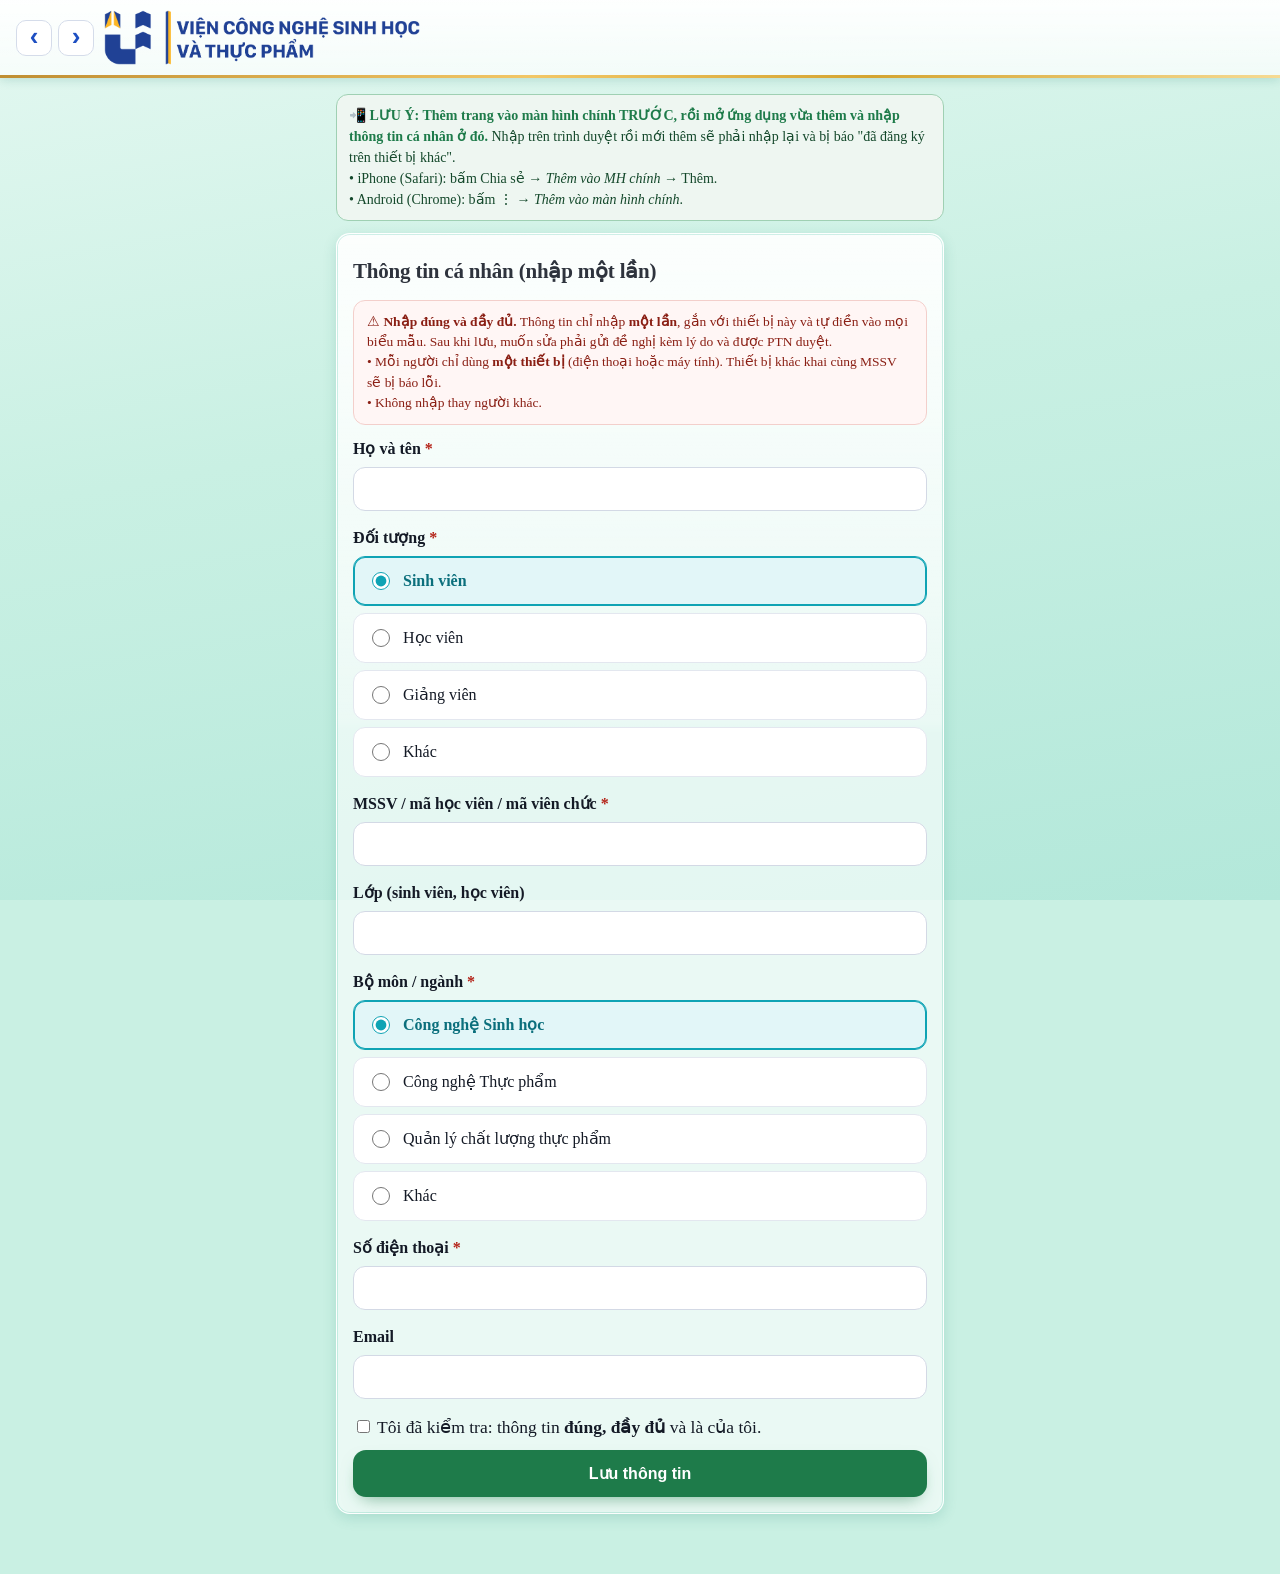
<file: index.html>
<!DOCTYPE html>
<html lang="vi"><head><meta charset="utf-8">
<meta name="viewport" content="width=device-width, initial-scale=1, viewport-fit=cover">
<title>PTN Viện CNSH&TP</title>
<link rel="manifest" href="manifest.webmanifest">
<meta name="theme-color" content="#1E4FC2">
<meta name="apple-mobile-web-app-capable" content="yes">
<meta name="mobile-web-app-capable" content="yes">
<meta name="apple-mobile-web-app-status-bar-style" content="default">
<meta name="apple-mobile-web-app-title" content="PTN Viện CNSH&TP">
<link rel="apple-touch-icon" href="apple-touch-icon.png">
<link rel="icon" type="image/png" sizes="192x192" href="icon-192.png">
<style>
:root{--b:#1E4FC2;--b2:#2A63DE;--ink:#2E333D;--gold:#D4A531;--gold2:#F2C766;--kim:linear-gradient(135deg,#6E7480 0%,#454A55 32%,#7C828E 52%,#4A4F5A 72%,#626874 100%);--vang:linear-gradient(135deg,#B8862B 0%,#F2C766 45%,#D4A531 70%,#F6DB94 100%);--g:#1E7B4A;--bg:#F3F5FA;--c:#fff;--t:#141A26;--m:#4B5468;--l:#E3E7EF;--r:#B42318;--f:"Times New Roman",Times,serif}
*{box-sizing:border-box}body{margin:0;font:400 17.5px/1.5 var(--f);background:var(--bg);color:var(--t);-webkit-font-smoothing:antialiased}
a{color:var(--b)}
header{background:rgba(255,255,255,.92);backdrop-filter:blur(8px);color:var(--b);padding:calc(10px + env(safe-area-inset-top)) 16px 10px;position:sticky;top:0;z-index:5;display:flex;align-items:center;gap:10px;border-bottom:3px solid transparent;border-image:var(--vang) 1}
header img{height:42px;width:auto;display:block;flex:none}header img.logo-ngang{width:316px;max-width:100%;height:auto;flex:0 1 auto;min-width:0}.brand{display:flex;flex-direction:column;line-height:1.25;flex:1;min-width:0}.brand span{font-size:10.5px;letter-spacing:.5px;text-transform:uppercase;color:var(--m)}.brand b{font-size:17px;color:var(--ink)}
header .lui{background:#fff;border:1px solid #D5DCEA;border-radius:10px;color:var(--b);font-size:26px;font-weight:700;line-height:1;width:36px;height:36px;padding:0 0 3px;cursor:pointer;flex:none;display:flex;align-items:center;justify-content:center}header .lui.tiep{margin-left:-4px}
header a.chuong{margin-left:auto;position:relative;background:#EEF3FE;color:#1C47B4;border:1px solid #CFDCF8;border-radius:10px;width:38px;height:38px;display:flex;align-items:center;justify-content:center;flex:none}header a.chuong b{position:absolute;top:-6px;right:-6px;min-width:18px;height:18px;padding:0 5px;border-radius:9px;background:#D93025;color:#fff;font:700 11px/18px sans-serif;text-align:center}header a.chuong:not(.hide)+a.home{margin-left:8px}.nhom-phong{display:flex;flex-wrap:wrap;gap:8px;margin:2px 0 8px}.np{padding:9px 14px;border:1px solid var(--l);border-radius:999px;background:#fff;font:700 15px/1.2 inherit;color:#1C3A8A;cursor:pointer}.np.on{background:#1C47B4;color:#fff;border-color:#1C47B4}.np-so{margin-left:6px;background:#D93025;color:#fff;border-radius:9px;padding:0 6px;font-size:11px}.np-so:empty{display:none}.khung{display:grid;grid-template-columns:repeat(auto-fill,minmax(130px,1fr));gap:8px;margin:4px 0 6px}.kg{padding:10px 8px;border:1px solid #B9E2C6;border-radius:12px;background:#F2FBF5;color:#17713A;font:700 14px/1.25 inherit;cursor:pointer;text-align:center}.kg small{display:block;font-weight:500;font-size:11.5px;margin-top:3px}.kg.chon{background:#1C47B4;border-color:#1C47B4;color:#fff}.kg:disabled{cursor:not-allowed}.kg-da_dk{background:#FDECEC;border-color:#F3CFCB;color:#A61B1B}.kg-qua,.kg-khoa{background:#F0F1F4;border-color:#DDE0E6;color:#8A919C}.kg-nhan{font-size:12px;color:#8A5A00;background:#FFF6DD;border-radius:8px;padding:1px 6px;margin-left:4px}input.khoa{background:#F0F1F4}.gio-lv{padding:11px 14px;margin-bottom:12px}.gio-lv .tag{display:inline-block;font-size:11.5px;margin-left:6px;padding:2px 9px;border-radius:999px;font-weight:700;vertical-align:1px}.gio-lv .t-ok{background:#E3F4E8;color:#17713A;border:1px solid #B9E2C6}.gio-lv .t-gray{background:#F0F1F4;color:#5B6270;border:1px solid #DDE0E6}.tbao{display:block;background:#fff;border:1px solid #E1E6F0;border-radius:12px;padding:11px 13px;margin-bottom:10px}.tbao.moi{border-left:4px solid #1C47B4;background:#F6F9FF}.tbao.qt{border-left:4px solid #D93025}.tbao h3{margin:0 0 4px;font-size:15px}.tbao .nd{white-space:pre-wrap;font-size:14px}.tbao .tg{font-size:12px;color:#6B7280;margin-top:6px}.noi-tb{position:fixed;inset:0;background:rgba(15,23,42,.55);display:flex;align-items:center;justify-content:center;z-index:60;padding:16px}.noi-tb>div{background:#fff;border-radius:16px;max-width:460px;width:100%;padding:18px;box-shadow:0 10px 40px rgba(0,0,0,.25);max-height:85vh;overflow:auto}header a.home{margin-left:auto;background:linear-gradient(160deg,#3A78F2,#1C47B4);color:#fff;border-radius:10px;width:38px;height:38px;display:flex;align-items:center;justify-content:center;text-decoration:none}
main{max-width:640px;margin:0 auto;padding:16px 16px 48px}
.card{background:var(--c);border:1px solid var(--l);border-radius:16px;padding:16px;margin-bottom:12px;box-shadow:0 1px 2px rgba(16,24,40,.05)}
.prof{position:relative;overflow:hidden;display:flex;align-items:center;gap:14px;color:#fff;border:1px solid rgba(242,199,102,.5);padding:18px;background:radial-gradient(380px 180px at 0% 0%,rgba(255,255,255,.3) 0%,transparent 60%),radial-gradient(300px 160px at 110% 120%,rgba(242,199,102,.25) 0%,transparent 60%),var(--kim);box-shadow:0 12px 28px -12px rgba(0,0,0,.45)}.prof::after{content:'';position:absolute;right:-50px;top:-50px;width:140px;height:140px;border-radius:50%;border:1px solid rgba(242,199,102,.35)}
.prof .av{width:46px;height:46px;border-radius:50%;background:var(--vang);box-shadow:0 0 0 2px rgba(255,255,255,.2);color:var(--ink);display:flex;align-items:center;justify-content:center;font-weight:700;font-size:19px;flex:none}
.prof .i{flex:1;min-width:0}.prof b{display:block;font-size:18.5px}.prof span{color:rgba(255,255,255,.95);font-size:14px}.prof .lnk{color:var(--gold2);position:relative;z-index:1}
.lnk{background:none;border:0;color:var(--b);font-size:14px;text-decoration:underline;text-underline-offset:2px;padding:4px;cursor:pointer}
.tieu-de-nhom{font-size:11.5px;letter-spacing:1px;text-transform:uppercase;color:#9A7420;font-weight:600;margin:18px 2px 10px}
.grid{display:grid;grid-template-columns:1fr 1fr;gap:10px}
.tile{position:relative;display:flex;flex-direction:column;gap:6px;background:var(--c);border:1px solid var(--l);border-radius:16px;padding:14px 13px;text-align:left;cursor:pointer;font-size:15.5px;font-weight:700;line-height:1.35;color:var(--t);min-height:124px;text-decoration:none;box-shadow:0 1px 2px rgba(16,24,40,.05);transition:transform .12s,box-shadow .12s,border-color .12s}
.tile:active{transform:scale(.98);background:#F7F9FE}
.tile .bieu{width:38px;height:38px;border-radius:11px;background:#EAF1FE;color:var(--b);display:flex;align-items:center;justify-content:center}
.tile .bieu svg{width:20px;height:20px}
.tile .q,span.q,.tile .qv{display:inline-block;background:var(--kim);color:var(--gold2);font-weight:700;border-radius:6px;padding:1px 8px;font-size:12.5px;letter-spacing:.4px;align-self:flex-start}
.tile .ai{position:absolute;top:12px;right:12px;font-size:10.5px;color:var(--m);border:1px solid var(--l);border-radius:999px;padding:1px 8px;background:#fff}
.nhom-don{display:flex;flex-wrap:wrap;gap:6px;margin:4px 0 12px}.nhom-don .chip{position:relative;border:1px solid var(--l);background:#fff;border-radius:999px;padding:6px 12px;font:600 13.5px/1.2 inherit;color:var(--t);cursor:pointer}
.nhom-don .chip span{color:var(--m);font-weight:500}.nhom-don .chip.on{background:var(--b);border-color:var(--b);color:#fff}.nhom-don .chip.on span{color:#DCE6FB}
.nhom-don .chip.mo::after,.nhom-don .chip.qh::after{content:'';position:absolute;top:-2px;right:-2px;width:9px;height:9px;border-radius:50%;background:#E8A317;border:2px solid #fff}.nhom-don .chip.qh::after{background:#D93025}.nhom-don .chip.qh{border-color:#F3CFCB}
.tile .cd2{font-size:12px;font-weight:500;color:var(--m);line-height:1.35}
.cd{background:#F3F7FF;border:1px solid #D6E2FA;border-radius:12px;padding:10px 12px;font-size:13.5px;line-height:1.5;margin-bottom:12px}
.tile.t2{min-height:0;flex-direction:row;align-items:center;gap:12px;background:var(--c)}
.tile.t2 .bieu{background:var(--kim);color:var(--gold2)}.tile:hover{border-color:rgba(212,165,49,.55)}
h2{font-size:21px;margin:6px 0 12px;color:var(--ink);letter-spacing:-.2px}
.sec{font-weight:700;color:var(--ink);margin:22px 0 10px;font-size:14px;text-transform:uppercase;letter-spacing:.6px;display:flex;align-items:center;gap:8px}.sec::before{content:'';width:4px;height:16px;border-radius:2px;background:var(--vang)}
.f{margin-bottom:15px}.f label.t{display:block;font-weight:600;margin-bottom:6px;font-size:16px}.f label.t:empty{display:none}.f .h{color:var(--m);font-size:12.5px;margin-bottom:6px;white-space:pre-line}
.req{color:var(--r)}
input[type=text],input[type=tel],input[type=email],input[type=date],input[type=time],input[type=number],input[type=search],textarea,select{width:100%;padding:12px 13px;border:1px solid #D3D9E5;border-radius:12px;font-size:16px;background:#fff;color:var(--t);font-family:inherit;transition:border-color .15s,box-shadow .15s}
input:focus,textarea:focus,select:focus{outline:none;border-color:var(--b2);box-shadow:0 0 0 3px rgba(43,79,166,.15)}
textarea{min-height:80px;resize:vertical}
.opt{display:flex;align-items:flex-start;gap:10px;padding:12px 13px;border:1px solid var(--l);border-radius:12px;margin-bottom:7px;background:#fff;cursor:pointer;font-size:16px;transition:border-color .12s,background .12s}
.opt input{margin-top:3px;width:18px;height:18px;flex:none;accent-color:var(--b)}.opt.on{border-color:#0FA3B4;background:#E2F6F8;box-shadow:inset 0 0 0 1px #0FA3B4;font-weight:700;color:#0B6F7C}.opt.on input{accent-color:#0FA3B4}.opt>span{flex:1;min-width:0}.opt.tat{opacity:.5}
.hai{display:grid;grid-template-columns:1fr 1fr;gap:10px}.tb-khac{border:1px solid var(--l);border-radius:12px;padding:10px;margin-bottom:8px;display:grid;gap:8px;background:#FAFBFE}
.dong{display:flex;gap:6px;align-items:center;margin-bottom:7px}.dong>span{flex:1;font-size:14.5px}.dong input{padding:9px 10px;font-size:15px}.dong>input[type=number]{max-width:92px}
.dong.tu-do,.dong.tv{flex-wrap:wrap;padding:8px;border:1px dashed var(--l);border-radius:12px}.dong.tu-do input,.dong.tv input{flex:1 1 120px}
.dong-don{display:flex;justify-content:space-between;align-items:center;gap:8px;padding:8px 0;border-bottom:1px solid #EEF1F6;flex-wrap:wrap}.dong-don:last-child{border-bottom:0}
.nho{display:inline-block;border:0;border-radius:9px;background:var(--b);color:#fff;padding:7px 12px;font-size:13.5px;margin-left:4px;cursor:pointer;text-decoration:none;font-weight:600}.nho.o{background:#fff;color:var(--b);border:1px solid #C9D3EA}
.tu{display:grid;grid-template-columns:repeat(5,1fr);gap:7px}.tu label{position:relative}.tu input{position:absolute;opacity:0}.tu span{display:block;text-align:center;padding:11px 0;border:1px solid #C9D3EA;border-radius:10px;background:#fff;font-weight:600}
.tu input:checked+span{background:var(--b);color:#fff;border-color:var(--b);box-shadow:0 4px 10px -4px rgba(31,62,140,.6)}.tu .tat span{background:#EEF0F4;color:#A3AAB8;border-color:#E3E6EC;text-decoration:line-through}
.btn{display:block;width:100%;padding:14px;border:0;border-radius:13px;background:linear-gradient(180deg,#2E66E6,var(--b));color:#fff;font-size:16px;font-weight:700;cursor:pointer;text-align:center;text-decoration:none;margin-top:10px;box-shadow:0 8px 18px -8px rgba(31,62,140,.6);transition:transform .1s}
.btn:active{transform:scale(.99)}.btn.g{background:var(--g);box-shadow:0 8px 18px -8px rgba(30,123,74,.6)}.btn.o{background:#fff;color:var(--b);border:1px solid #C9D3EA;box-shadow:none}.btn:disabled{opacity:.6}
.pre{background:#EEF6F1;border:1px solid #CFE6D8;border-radius:12px;padding:10px 12px;font-size:14px;margin-bottom:12px}.pre b{color:var(--g)}
.err{color:var(--r);font-size:13.5px;margin-top:6px}
.msg{text-align:center;padding:26px 12px}.msg .ok{width:64px;height:64px;margin:0 auto 10px;border-radius:50%;background:#E6F4EC;color:var(--g);font-size:34px;display:flex;align-items:center;justify-content:center}
.note{font-size:14px;color:var(--m);line-height:1.55}
.warn{background:#FFF6F5;border:1px solid #F3CFCB;color:#8A1F14;border-radius:12px;padding:11px 13px;font-size:13.5px;margin-bottom:12px;white-space:pre-line}
.tag{display:inline-block;border-radius:999px;padding:2px 10px;font-size:12px;font-weight:600;white-space:nowrap}
.t-c{background:#E8F0FB;color:#1F5FAD}.t-i{background:#EEE9F8;color:#5E35B1}.t-w{background:#FFF5DD;color:#9A5B00}.t-o{background:#E6F4EC;color:#1E7B4A}.t-b{background:#FDECEA;color:#B42318}
.spin{width:30px;height:30px;border:3px solid #D7DEEC;border-top-color:var(--b);border-radius:50%;animation:s .9s linear infinite;margin:30px auto}@keyframes s{to{transform:rotate(360deg)}}
.toast{position:fixed;left:50%;bottom:calc(20px + env(safe-area-inset-bottom));transform:translateX(-50%);background:var(--kim);border:1px solid rgba(242,199,102,.4);color:#fff;padding:11px 16px;border-radius:12px;font-size:14px;z-index:20;max-width:90vw;box-shadow:0 12px 28px -10px rgba(0,0,0,.4)}.toast.bad{background:var(--r)}
.demo-bar{background:var(--vang);color:#2A1F00;text-align:center;font-size:12.5px;padding:6px 10px;font-weight:600}.demo-bar a{color:#2A1F00;font-weight:700}
.hide{display:none!important}
@media (max-width:360px){.hai{grid-template-columns:1fr}.tu{grid-template-columns:repeat(4,1fr)}}
/* bảng dự trù của GV (#/DT): mỗi hóa chất một dòng (nhìn tổng quan); màn hình hẹp vuốt ngang xem đủ cột, cột tên ghim bên trái */
.dtm-khung{overflow-x:auto;-webkit-overflow-scrolling:touch}.dtm-bang{width:100%;min-width:720px;border-collapse:collapse;font-size:14px}
.dtm-bang th{text-align:left;font-size:12.5px;color:var(--m);padding:4px 3px;white-space:nowrap}.dtm-bang td{padding:2px 3px}
.dtm-bang input,.dtm-bang select{box-sizing:border-box}
.dtm-bang th:first-child,.dtm-bang td.c-ten{position:sticky;left:0;z-index:1;background:var(--c,#fff);min-width:210px;width:210px;box-shadow:2px 0 3px -2px rgba(0,0,0,.18)}
.dtm-bang td.c-ten input{font-weight:600}
@media (max-width:700px){.dtm-bang td input,.dtm-bang td select{font-size:16px!important}}
/* Giao diện ngọc trong: nền ngọc bích pha lục bảo nhạt, thẻ kính trắng trong, kính đen bóng + chữ vàng sáng; mã QR to trên ô. Dải màu thay cho kính mờ để chữ sắc; chỉ trên màn hình */
@media screen{
:root{--kinh:linear-gradient(180deg,rgba(255,255,255,.78) 0%,rgba(255,255,255,.2) 38%,rgba(255,255,255,0) 39%);--den:linear-gradient(180deg,rgba(92,100,116,.9) 0%,rgba(38,43,54,.9) 47%,rgba(4,6,10,.93) 49%,rgba(24,28,37,.88) 100%);--vs:#FFE27A}
html{background:#C9F0E3}body{background:transparent}
body::before{content:'';position:fixed;inset:0;z-index:-1;background:linear-gradient(170deg,#E4F8F1 0%,#C9F0E3 45%,#B3E8DA 100%)}
header{background:linear-gradient(180deg,rgba(255,255,255,.95),rgba(255,255,255,.68));backdrop-filter:none;box-shadow:0 2px 10px rgba(10,110,95,.18)}
.tile,.card:not(.prof){background:var(--kinh),rgba(255,255,255,.62);border:1px solid rgba(255,255,255,.9);border-radius:14px;box-shadow:0 4px 14px rgba(10,120,100,.16),inset 0 0 0 1px rgba(120,210,190,.35)}
.tile.t2{background:var(--kinh),rgba(255,255,255,.62)}.tile:active{background:var(--kinh),rgba(255,255,255,.8)}
.grid .tile:not(.t2){padding-top:12px;min-height:132px}
.tile:not(.t2) .bieu{position:absolute;top:12px;right:12px}
.tile:not(.t2) .ai{position:static;order:5;align-self:flex-start}
.tile .q,span.q,.tile .qv{background:var(--den);color:var(--vs);border:1px solid rgba(255,255,255,.28);box-shadow:0 2px 6px rgba(0,0,0,.35),inset 0 0 0 1px rgba(255,255,255,.1);text-shadow:0 0 7px rgba(255,205,90,.55)}
.tile:not(.t2) .q,.tile:not(.t2) .qv{order:-1;font-size:27px;line-height:1.1;padding:5px 12px 6px;border-radius:9px;letter-spacing:.5px;margin-bottom:4px}
.tile.t2 .bieu{background:var(--den);color:var(--vs)}
.prof{background:var(--den);border:1px solid rgba(255,255,255,.3);border-radius:14px;box-shadow:0 6px 18px rgba(0,50,45,.38),inset 0 0 0 1px rgba(255,255,255,.1)}
.prof .lnk{color:var(--vs);font-weight:700;text-shadow:0 0 7px rgba(255,205,90,.55)}
}
</style></head><body>
<header><button id="hl" class="lui hide" aria-label="Quay lại" title="Quay lại">‹</button><button id="hn" class="lui tiep hide" aria-label="Tiếp" title="Tiếp">›</button><img class="logo-ngang" src="logo-ngang-xanh.png" alt="Đại học Công nghiệp TP. Hồ Chí Minh – Viện Công nghệ Sinh học và Thực phẩm"><a id="hchuong" class="chuong hide" href="#/thong-bao" aria-label="Thông báo" title="Thông báo"><svg width="20" height="20" viewBox="0 0 24 24" fill="none" stroke="currentColor" stroke-width="2" stroke-linecap="round" stroke-linejoin="round"><path d="M6 8a6 6 0 0 1 12 0c0 7 3 9 3 9H3s3-2 3-9"/><path d="M10.3 21a1.94 1.94 0 0 0 3.4 0"/></svg><b id="hchuong-so" class="hide"></b></a><a id="hb" class="home hide" href="#/" aria-label="Trang chủ"><svg width="20" height="20" viewBox="0 0 24 24" fill="none" stroke="currentColor" stroke-width="2" stroke-linecap="round" stroke-linejoin="round"><path d="m3 10 9-7 9 7v10a2 2 0 0 1-2 2h-4v-7H9v7H5a2 2 0 0 1-2-2z"/></svg></a></header>
<main id="m"><div class="spin"></div><p class="note" style="text-align:center">Đang tải…</p></main>
<div id="toast" class="toast hide"></div>
<script src="quan-ly/config.js?v=15b4334b"></script>
<script>
  // Chạy thử trên máy: index.html?demo=1 → máy chủ giả lập ngay trong trình duyệt.
  // Mở tệp trên máy (file://) khi chưa có link máy chủ thật → tự chuyển sang chạy thử (lệnh open của macOS có thể bỏ mất "?demo=1").
  if (location.protocol === 'file:' && !/[?&]demo=1/.test(location.search) && !/^https?:/.test(window.PTN_API || '')) location.replace(location.pathname + '?demo=1' + location.hash);
  if (/[?&]demo=1/.test(location.search)) document.write('<script src="quan-ly/demo/may-chu-gia-lap.js"><\/script>');
  else if ('serviceWorker' in navigator) window.addEventListener('load', function () {
    // app mở sẵn từ nền vẫn chạy bản cũ: mỗi lần mở lại (và 30 phút / lần) hỏi máy chủ bản mới; có bản mới → thanh "bấm để cập nhật" (không tự tải lại, tránh mất phần đang điền)
    var daCo = !!navigator.serviceWorker.controller;
    navigator.serviceWorker.addEventListener('controllerchange', function () {
      if (!daCo) { daCo = true; return; } // lần cài đầu, không phải bản mới
      if (document.getElementById('ban-moi')) return;
      var d = document.createElement('div'); d.id = 'ban-moi'; d.textContent = '🔄 Đã có bản mới của trang – bấm để cập nhật';
      d.style.cssText = 'position:fixed;left:50%;bottom:16px;transform:translateX(-50%);z-index:99999;background:#1E4FC2;color:#fff;padding:10px 16px;border-radius:24px;box-shadow:0 4px 14px rgba(0,0,0,.25);font:600 15px/1.3 system-ui,sans-serif;cursor:pointer;max-width:92vw;text-align:center';
      d.onclick = function () { location.reload(); }; document.body.appendChild(d);
    });
    navigator.serviceWorker.register('sw.js').then(function (r) {
      var kt = function () { r.update().catch(function () {}); };
      document.addEventListener('visibilitychange', function () { if (!document.hidden) kt(); });
      setInterval(kt, 30 * 60e3);
    }).catch(function () {});
  });
</script>
<script src="don-phu-luc.js?v=a75286f9"></script>
<script src="don-qr.js?v=a587d172"></script>
<script src="phieu-gv.js?v=0ba4bebd"></script>
<script src="app-cong-khai.js?v=e2b62a3e"></script>
</body></html>
</file>
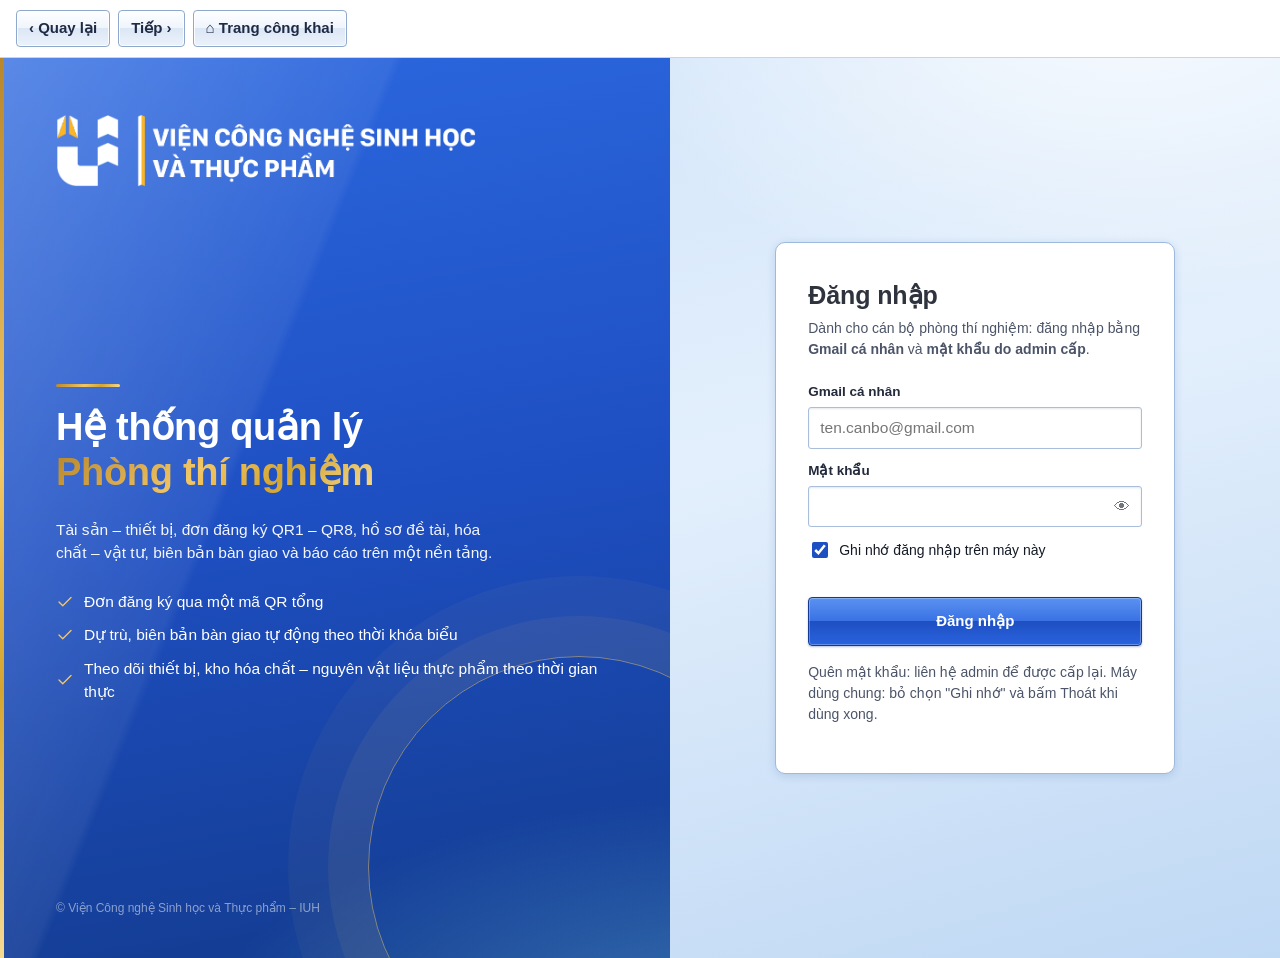
<file: quan-ly/index.html>
<!DOCTYPE html>
<html lang="vi">
<head>
<meta charset="utf-8">
<meta name="viewport" content="width=device-width, initial-scale=1">
<title>Quản lý PTN – Viện CNSH&TP</title>
<meta name="theme-color" content="#1E4FC2">
<meta name="robots" content="noindex, nofollow"><!-- trang quản lý: không cho Google lập chỉ mục -->
<link rel="icon" type="image/png" href="../icon-192.png">
<link rel="stylesheet" href="app.css?v=1923faa8">
</head>
<body>
<div id="app"><div class="loading"><div class="spin"></div></div></div>
<div id="modal" class="modal hide" role="dialog" aria-modal="true"><div class="modal-box"><div id="modal-body"></div></div></div>
<div id="toast" class="toast hide"></div>
<script src="config.js?v=15b4334b"></script>
<script>
  // Chế độ chạy thử trên máy: index.html?demo=1 → dùng máy chủ giả lập (không cần mạng)
  if (location.protocol === 'file:' && !/[?&]demo=1/.test(location.search) && !/^https?:/.test(window.PTN_API || '')) location.replace('chay-thu.html' + location.hash); // mở tệp trên máy → bản chạy thử
  if (/[?&]demo=1/.test(location.search)) document.write('<script src="demo/may-chu-gia-lap.js"><\/script>');
</script>
<script src="../don-phu-luc.js?v=a75286f9"></script>
<script src="../don-qr.js?v=a587d172"></script>
<script src="../phieu-gv.js?v=0ba4bebd"></script>
<script src="xuat-file.js?v=a71f55ea"></script>
<script src="mau-file.js?v=42478483"></script>
<script src="mau-in.js?v=3e500384"></script>
<script src="doc-scan.js?v=cf011e66"></script>
<script src="app.js?v=4595552c"></script>
<script src="app-mo-rong.js?v=c995a978"></script>
<script src="app-giang-vien.js?v=4ea93c1a"></script>
<script src="app-lich-su-tai.js?v=e5e76ff2"></script>
<script src="app-thong-bao.js?v=05f990e7"></script>
<script src="app-lich-phong.js?v=c9877c5b"></script>
<script src="app-ban-giao.js?v=1954e936"></script>
<script src="app-ke-hoach-nam.js?v=c9c904d4"></script>
<script src="app-lich-viec.js?v=ef28fef1"></script>
<script src="app-tu-hanh-lang.js?v=9532677d"></script>
<script src="app-ccdc.js?v=dc5931d8"></script>
<script src="app-do-ma-vt.js?v=a3c920c8"></script>
<script src="app-kiem-ke-phong.js?v=0918bd08"></script>
</body>
</html>
</file>
<file: quan-ly/app.css>
/* Quản lý PTN – Viện Công nghệ Sinh học và Thực phẩm. Giao diện: navy của Khoa, điểm nhấn vàng từ logo; chữ màn hình theo font hệ thống (khối Vista cuối tệp), bản in Times New Roman. */
:root {
  --ink: #2E333D; --brand: #1E4FC2; --brand-2: #2A63DE; --brand-soft: #EAF1FE; --gold: #D4A531; --gold-2: #F2C766; --gold-soft: #FCF5E3;
  --kim: linear-gradient(135deg, #6E7480 0%, #454A55 32%, #7C828E 52%, #4A4F5A 72%, #626874 100%); /* đen nhẹ ánh kim (ghi kim loại) */
  --ngoc: linear-gradient(160deg, #3A78F2 0%, #2459D6 38%, #1C47B4 100%); /* xanh ngọc sapphire */
  --mn: #0FA3B4; --mn-2: #0B8796; --mn-soft: #E2F6F8; --mn-grad: linear-gradient(180deg, #19B5C6 0%, #0B8E9E 100%); /* xanh minh ngọc – mục đang được chọn */
  --vang: linear-gradient(135deg, #B8862B 0%, #F2C766 45%, #D4A531 70%, #F6DB94 100%); /* vàng ánh kim */
  --bg: #F3F5FA; --card: #FFFFFF; --text: #141A26; --muted: #4B5468; --line: #E3E7EF; --line-2: #EEF1F6;
  --ok: #1E7B4A; --ok-bg: #E6F4EC; --warn: #9A5B00; --warn-bg: #FFF5DD; --bad: #B42318; --bad-bg: #FDECEA;
  --info: #1F5FAD; --info-bg: #E8F0FB; --gray-bg: #F0F2F6;
  --r: 12px; --r-sm: 8px; --side: 300px;
  --sh-1: 0 1px 2px rgba(16, 24, 40, .05); --sh-2: 0 1px 3px rgba(16, 24, 40, .06), 0 1px 2px rgba(16, 24, 40, .04);
  --sh-3: 0 12px 32px -8px rgba(15, 30, 69, .18); --font: "Times New Roman", Times, serif;
}
* { box-sizing: border-box; }
html, body { margin: 0; background: var(--bg); color: var(--text); font: 400 16.5px/1.5 var(--font); -webkit-font-smoothing: antialiased; }
a { color: var(--brand); text-decoration-color: rgba(31, 62, 140, .35); text-underline-offset: 2px; }
a:hover { color: var(--brand-2); }
button, input, select, textarea { font: inherit; color: inherit; }
svg.i { width: 18px; height: 18px; flex: none; }
.hide { display: none !important; }
.loading { display: flex; justify-content: center; padding: 80px 0; }
.spin { width: 30px; height: 30px; border: 3px solid #D7DEEC; border-top-color: var(--brand); border-radius: 50%; animation: s .9s linear infinite; }
@keyframes s { to { transform: rotate(360deg); } }
@keyframes hien { from { opacity: 0; transform: translateY(4px); } to { opacity: 1; transform: none; } }
@keyframes nhay { 0%, 60% { background: #FFF4C2; } 100% { background: transparent; } }
tr.nhay > td { animation: nhay 2.4s ease; }
/* Kế hoạch năm: bảng thiết bị vừa khung, không phải trượt ngang */
table.k-bang th { white-space: normal; padding: 10px 8px; letter-spacing: .2px; }
table.k-bang td { padding: 8px; }
table.k-bang td.k-ten { min-width: 220px; }
table.k-bang td.k-ly-do { min-width: 150px; }
table.k-bang td.k-ly-do > .note[title] { display: -webkit-box; -webkit-line-clamp: 3; -webkit-box-orient: vertical; overflow: hidden; }
table.k-bang td.k-nut > div { display: flex; flex-wrap: wrap; gap: 4px; width: 112px; }
table.k-bang td.k-nut .btn.sm { padding: 4px 8px; font-size: 14px; }

/* ---------- Đăng nhập: chia đôi – khối thương hiệu | form ---------- */
.login { min-height: 100vh; display: grid; grid-template-columns: minmax(0, 1.1fr) minmax(0, 1fr); background: var(--card); }
.login-hero { position: relative; overflow: hidden; color: #fff; padding: 56px 56px 40px; display: flex; flex-direction: column; justify-content: space-between;
  background: radial-gradient(700px 360px at 0% 0%, rgba(255, 255, 255, .28) 0%, transparent 60%), radial-gradient(900px 420px at 110% 110%, rgba(242, 199, 102, .2) 0%, transparent 55%), var(--kim); }
.login-hero::after { content: ''; position: absolute; right: -120px; bottom: -120px; width: 420px; height: 420px; border-radius: 50%; border: 1px solid rgba(242, 199, 102, .5); box-shadow: 0 0 0 40px rgba(242, 199, 102, .06), 0 0 0 80px rgba(242, 199, 102, .04); }
.login-hero::before { content: ''; position: absolute; left: 0; top: 0; bottom: 0; width: 4px; background: var(--vang); }
.login-hero .brand { color: #fff; }
.login-hero .brand img { background: #fff; border-radius: 12px; padding: 4px; width: 52px; height: 52px; }
.login-hero h1 { color: #fff; font-size: 38px; line-height: 1.2; font-weight: 700; margin: 0 0 14px; letter-spacing: -.3px; max-width: 460px; }
.login-hero .vach { width: 64px; height: 3px; background: var(--vang); border-radius: 2px; margin-bottom: 18px; }
.login-hero p { color: rgba(255, 255, 255, .95); max-width: 440px; margin: 0; }
.login-hero ul { list-style: none; padding: 0; margin: 26px 0 0; display: grid; gap: 10px; color: #fff; font-size: 15.5px; }
.login-hero li { display: flex; gap: 10px; align-items: center; }
.login-hero li svg { color: var(--gold-2); }
.login-hero h1::after { display: none; }
.login-hero h1 span, .login-hero .vang { background: var(--vang); -webkit-background-clip: text; background-clip: text; color: transparent; }
.login-hero small.chan { color: rgba(255, 255, 255, .5); font-size: 12px; position: relative; z-index: 1; }
.login-form { display: flex; align-items: center; justify-content: center; padding: 32px 24px; background: var(--bg); }
.login-box { background: var(--card); border: 1px solid var(--line); border-top: 3px solid var(--gold); border-radius: 18px; padding: 34px 32px; width: 100%; max-width: 400px; box-shadow: var(--sh-3); animation: hien .35s ease; }
.login-box h2 { font-size: 25px; color: var(--ink); margin: 0 0 4px; }
.login-box .btn { width: 100%; padding: 12px; font-size: 15px; margin-top: 4px; }
.brand { display: flex; align-items: center; gap: 12px; color: var(--brand); }
.brand img { width: 44px; height: 44px; }
.brand small { display: block; font-size: 11px; letter-spacing: .6px; text-transform: uppercase; opacity: .85; }
.brand b { display: block; font-size: 16.5px; font-weight: 700; letter-spacing: .1px; }

/* ---------- Bố cục: menu bên + nội dung ---------- */
.layout { display: grid; grid-template-columns: var(--side) 1fr; min-height: 100vh; }
.side { background: radial-gradient(420px 260px at 0% 0%, rgba(255, 255, 255, .22) 0%, transparent 60%), var(--ngoc); color: #fff; box-shadow: inset -1px 0 0 rgba(242, 199, 102, .35); display: flex; flex-direction: column; position: sticky; top: 0; height: 100vh; }
.side .brand { color: #fff; padding: 20px 18px 18px; border-bottom: 1px solid rgba(242, 199, 102, .28); margin-bottom: 4px; }
.side .brand img { background: #fff; border-radius: 10px; padding: 3px; width: 40px; height: 40px; }
.side .brand small { color: #fff; font-weight: 700; }
.brand img.logo-ngang { background: none; border-radius: 0; padding: 0; width: 100%; max-width: 420px; height: auto; }
.side .brand.co-logo { flex-direction: column; align-items: flex-start; gap: 10px; background: linear-gradient(180deg, #204195 0%, rgba(32, 65, 149, .55) 65%, rgba(32, 65, 149, 0) 100%); border: 0; margin: 0 0 4px; padding: 22px 10px 18px 12px; }
.side .brand.co-logo img.logo-ngang { max-width: none; }
/* Menu tự ẩn (máy tính): menu nổi, chỉ chừa mép 12px; rê chuột vào mép / tab ☰ thì hiện, rời chuột 0,3 giây thì ẩn */
.side .brand.co-logo { position: relative; }
.ghim-menu { position: absolute; bottom: 12px; right: 10px; width: 30px; height: 30px; border-radius: 8px; border: 1px solid rgba(255, 255, 255, .35); background: rgba(255, 255, 255, .12); color: #fff; font-size: 17px; line-height: 1; cursor: pointer; display: flex; align-items: center; justify-content: center; }
.ghim-menu:hover { background: rgba(255, 255, 255, .25); }
.tab-menu { display: none; }
@media (min-width: 901px) {
  .layout.tu-an { grid-template-columns: 1fr; } /* menu thành lớp nổi (fixed) – nội dung chiếm hết bề ngang */
  .layout.tu-an .side { position: fixed; left: 0; top: 0; z-index: 40; width: var(--side); transform: translateX(calc(-100% + 12px)); transition: transform .2s ease .3s, box-shadow .2s ease .3s; }
  .layout.tu-an .side:hover, .layout.tu-an .side:focus-within, .layout.tu-an .side.open { transform: none; transition-delay: 0s; box-shadow: 0 0 60px rgba(0, 0, 0, .35); }
  .layout.tu-an .tab-menu { display: flex; position: absolute; top: 14px; right: -38px; width: 38px; height: 40px; border: 0; border-radius: 0 10px 10px 0; background: #204195; color: #fff; font-size: 19px; cursor: pointer; align-items: center; justify-content: center; box-shadow: 2px 2px 8px rgba(0, 0, 0, .25); }
  .layout.tu-an .side:hover .tab-menu, .layout.tu-an .side.open .tab-menu { opacity: 0; pointer-events: none; }
  .layout.tu-an .main { padding-left: 52px; }
}
@media (max-width: 900px) { .ghim-menu { display: none; } }
.side .brand.co-logo b { font-size: 16px; padding-left: 2px; color: #fff; letter-spacing: .3px; }
.nav { padding: 6px 12px 12px; flex: 1; overflow: auto; scrollbar-width: thin; scrollbar-color: rgba(255, 255, 255, .2) transparent; }
.nav-nhom { padding: 20px 12px 8px; isolation: isolate; }
/* tên nhóm menu: vàng sáng ánh kim nhẹ, một lớp bóng mềm phía sau (::before) cho nổi trên nền xanh – không xếp nhiều lớp (anh Phú thấy mỏi mắt), không filter (nhòe) */
.nav-nhom span { display: inline-block; font-size: 17px; letter-spacing: 1.6px; text-transform: uppercase; font-weight: 700;
  position: relative; background: linear-gradient(180deg, #FFF0B8 0%, #FCDD86 55%, #F4C862 100%); -webkit-background-clip: text; background-clip: text; color: transparent; }
.nav-nhom span::before { content: attr(data-t); position: absolute; left: 0; top: 0; z-index: -1; color: transparent; pointer-events: none;
  text-shadow: 0 1px 3px rgba(5, 15, 60, .55); }
.nav-nhom span::after { content: ''; display: block; height: 1.5px; margin-top: 5px; width: 46px; border-radius: 2px; background: linear-gradient(90deg, #FCDD86, #F4C862); }
.nav a { position: relative; display: flex; align-items: center; gap: 11px; color: #fff; font-weight: 700; text-decoration: none; padding: 8px 12px; border-radius: 9px; margin-bottom: 2px; font-size: 17px; text-shadow: 0 1px 1px rgba(0, 0, 0, .28); transition: background .15s, color .15s; }
.nav a:hover { background: rgba(255, 255, 255, .1); color: #fff; }
.nav a.on { background: var(--mn-grad); color: #fff; font-weight: 700; box-shadow: 0 2px 8px -2px rgba(0, 0, 0, .3), inset 0 0 0 1px rgba(255, 255, 255, .35); }
.nav a.on::before { content: ''; position: absolute; left: -12px; top: 7px; bottom: 7px; width: 4px; border-radius: 0 4px 4px 0; background: var(--vang); }
.nav a.on svg { color: var(--gold-2); }
.nav .ico { width: 18px; display: inline-flex; justify-content: center; }
.side-foot { padding: 14px 16px; border-top: 1px solid rgba(242, 199, 102, .35); background: rgba(10, 30, 90, .18); display: flex; align-items: center; gap: 10px; }
.side-foot .av { width: 36px; height: 36px; border-radius: 50%; background: var(--vang); box-shadow: 0 0 0 2px rgba(255, 255, 255, .25); color: var(--ink); font-weight: 700; display: flex; align-items: center; justify-content: center; flex: none; }
.side-foot .ai { flex: 1; min-width: 0; }
.side-foot .who { font-weight: 600; font-size: 14.5px; white-space: nowrap; overflow: hidden; text-overflow: ellipsis; }
.side-foot .role { color: rgba(255, 255, 255, .82); font-size: 12.5px; white-space: nowrap; overflow: hidden; text-overflow: ellipsis; }
.side-foot button { background: rgba(255, 255, 255, .08); color: #fff; border: 1px solid rgba(255, 255, 255, .14); border-radius: 8px; padding: 6px 10px; cursor: pointer; font-size: 12.5px; }
.side-foot button:hover { background: rgba(255, 255, 255, .16); }
.main { padding: 26px 34px 70px; min-width: 0; max-width: 1480px; animation: hien .25s ease; }
.top { display: flex; align-items: flex-end; justify-content: space-between; gap: 14px; margin-bottom: 20px; flex-wrap: wrap; padding-bottom: 16px; border-bottom: 1px solid var(--line); }
h1 { position: relative; padding-bottom: 8px; font-size: 27px; margin: 0; color: var(--ink); font-weight: 700; letter-spacing: -.3px; line-height: 1.25; }
h2 { font-size: 17px; margin: 0 0 12px; color: var(--ink); font-weight: 650; letter-spacing: -.1px; }
h1::after { content: ''; position: absolute; left: 0; bottom: 0; width: 44px; height: 3px; border-radius: 2px; background: var(--vang); }
.modal-box h2, .card h2 { color: var(--ink); }
.crumb { font-size: 13.5px; color: var(--muted); margin-bottom: 6px; }
.crumb a { text-decoration: none; color: var(--muted); }
.crumb a:hover { color: var(--brand); }
.demo-bar { background: var(--vang); color: #2A1F00; text-align: center; font-size: 13px; padding: 6px 8px; font-weight: 500; }
.demo-bar a { color: #2A1F00; font-weight: 700; }
.btn.menu-btn { display: none; }

/* ---------- Thành phần ---------- */
.card { background: var(--card); border: 1px solid var(--line); border-radius: var(--r); padding: 18px 20px; margin-bottom: 16px; box-shadow: var(--sh-1); }
.grid { display: grid; gap: 14px; }
.g4 { grid-template-columns: repeat(auto-fill, minmax(200px, 1fr)); }
.g3 { grid-template-columns: repeat(auto-fill, minmax(270px, 1fr)); }
.g2 { grid-template-columns: 1fr 1fr; }
.stat { position: relative; background: var(--card); border: 1px solid var(--line); border-radius: var(--r); padding: 16px 18px 14px; cursor: default; box-shadow: var(--sh-1); overflow: hidden; transition: border-color .15s, box-shadow .15s, transform .15s; }
.stat::before { content: ''; position: absolute; left: 0; top: 0; bottom: 0; width: 3px; background: var(--brand); opacity: .85; }
.stat.ok::before { background: var(--ok); } .stat.warn::before { background: var(--vang); } .stat.bad::before { background: var(--bad); }
.stat.link { cursor: pointer; }
.stat.link:hover { border-color: #C9D3EA; box-shadow: var(--sh-2); transform: translateY(-1px); }
.stat .n { font-size: 31px; font-weight: 700; color: var(--ink); line-height: 1.1; letter-spacing: -.5px; font-variant-numeric: tabular-nums; }
.stat .l { color: var(--muted); font-size: 13.5px; margin-top: 4px; }
/* Hôm nay – ô đơn chờ xử lý theo mã QR: chữ to */
.o-qr .stat .n { font-size: 40px; } .o-qr .stat .l { font-size: 18px; color: var(--ink); line-height: 1.4; }
.stat.warn .n { color: var(--warn); } .stat.bad .n { color: var(--bad); } .stat.ok .n { color: var(--ok); }
.btn { display: inline-flex; align-items: center; justify-content: center; gap: 6px; background: linear-gradient(180deg, #2E66E6 0%, var(--brand) 100%); color: #fff; border: 1px solid var(--brand); border-radius: 9px; padding: 8px 15px; cursor: pointer; font-weight: 700; white-space: nowrap; text-decoration: none; box-shadow: 0 1px 2px rgba(15, 30, 69, .18); transition: background .15s, border-color .15s, box-shadow .15s; }
.btn:hover { background: linear-gradient(180deg, #3A73F0 0%, var(--brand-2) 100%); border-color: var(--brand-2); color: #fff; }
.btn:focus-visible { outline: 3px solid rgba(43, 79, 166, .3); outline-offset: 1px; }
.btn:disabled { opacity: .5; cursor: default; }
.btn.o { background: #fff; color: #1F2A44; border-color: #D5DBE7; box-shadow: var(--sh-1); font-weight: 700; }
.btn.o:hover { background: var(--mn-soft); border-color: #9FDCE3; color: var(--mn-2); }
.btn.red { background: #fff; color: var(--bad); border-color: #EDC2BE; box-shadow: none; }
.btn.red:hover { background: var(--bad-bg); }
.btn.sm { padding: 6px 12px; font-size: 15px; font-weight: 700; border-radius: 8px; }
/* mục đang được chọn (thẻ, tab): nền xanh minh ngọc, chữ trắng đậm – kể cả trong dòng điều hướng (.crumb a có màu xám riêng) */
.btn.chon, .crumb a.btn.chon { background: var(--mn-grad); border-color: var(--mn-2); color: #fff; font-weight: 700; text-shadow: 0 1px 1px rgba(0, 0, 0, .25); box-shadow: 0 2px 8px -3px rgba(11, 135, 150, .7); }
.btn.chon:hover, .crumb a.btn.chon:hover { background: linear-gradient(180deg, #22C0D1 0%, var(--mn) 100%); color: #fff; }
.btns { display: flex; gap: 8px; flex-wrap: wrap; align-items: center; }
.tools { display: flex; gap: 10px; flex-wrap: wrap; margin-bottom: 14px; align-items: center; background: var(--card); border: 1px solid var(--line); border-radius: var(--r); padding: 10px 12px; box-shadow: var(--sh-1); }
.tools input[type=search] { flex: 1; min-width: 220px; padding-left: 34px;
  background: #fff url("data:image/svg+xml,%3Csvg xmlns='http://www.w3.org/2000/svg' width='16' height='16' fill='none' stroke='%23687188' stroke-width='2' stroke-linecap='round' viewBox='0 0 24 24'%3E%3Ccircle cx='11' cy='11' r='7'/%3E%3Cpath d='m21 21-4.3-4.3'/%3E%3C/svg%3E") no-repeat 11px center; }
input[type=text], input[type=email], input[type=password], input[type=date], input[type=month], input[type=number], input[type=search], select, textarea {
  border: 1px solid #D3D9E5; border-radius: 9px; padding: 8px 11px; background: #fff; width: 100%; transition: border-color .15s, box-shadow .15s; }
select { width: auto; padding-right: 30px; appearance: none; background: #fff url("data:image/svg+xml,%3Csvg xmlns='http://www.w3.org/2000/svg' width='12' height='12' fill='none' stroke='%23687188' stroke-width='2.2' viewBox='0 0 24 24'%3E%3Cpath d='m6 9 6 6 6-6'/%3E%3C/svg%3E") no-repeat right 10px center; }
textarea { min-height: 72px; resize: vertical; }
input:focus, select:focus, textarea:focus { outline: none; border-color: var(--brand-2); box-shadow: 0 0 0 3px rgba(43, 79, 166, .15); }
label.f { display: block; margin-bottom: 12px; }
label.f > span { display: block; font-size: 13.5px; font-weight: 600; margin-bottom: 5px; color: #222A3B; }
label.f > span em { color: var(--bad); font-style: normal; }
.form-grid { display: grid; grid-template-columns: 1fr 1fr; gap: 0 16px; }
.form-grid .full { grid-column: 1 / -1; }
.check { display: flex; align-items: center; gap: 8px; font-size: 14px; margin: 6px 0 14px; cursor: pointer; }
.check input { width: 16px; height: 16px; accent-color: var(--brand); }
.err { color: var(--bad); font-size: 14px; min-height: 18px; }
.note { color: var(--muted); font-size: 14px; }
.empty { color: var(--muted); text-align: center; padding: 30px 10px; }
.card.empty { border-style: dashed; box-shadow: none; background: #FBFCFE; }
details summary { cursor: pointer; margin-top: 8px; color: var(--muted); font-size: 13px; }

/* ---------- Bảng ---------- */
.tbl-wrap { overflow: auto; border: 1px solid var(--line); border-radius: var(--r); background: #fff; box-shadow: var(--sh-1); }
.card .tbl-wrap { box-shadow: none; }
table { width: 100%; border-collapse: collapse; font-size: 14.8px; }
th { text-align: left; background: #F2F4F9; color: #2E3648; font-weight: 700; font-size: 12.5px; text-transform: uppercase; letter-spacing: .5px; padding: 11px 12px; border-bottom: 1px solid var(--line); white-space: nowrap; position: sticky; top: 0; z-index: 1; }
td { padding: 9px 12px; border-bottom: 1px solid var(--line-2); vertical-align: top; }
tbody tr:last-child td { border-bottom: 0; }
tr.click { cursor: pointer; }
tr.click:hover td { background: #F7F9FE; }
td.num, th.num { text-align: right; font-variant-numeric: tabular-nums; }
.mono { font-family: "JetBrains Mono", ui-monospace, Menlo, Consolas, monospace; font-size: 13.5px; color: #222A3B; font-weight: 500; }

/* ---------- Nhãn trạng thái ---------- */
.tag { display: inline-flex; align-items: center; gap: 4px; border-radius: 999px; padding: 2px 10px; font-size: 13px; font-weight: 600; white-space: nowrap; line-height: 1.5; }
.t-ok { background: var(--ok-bg); color: var(--ok); }
.t-info { background: var(--info-bg); color: var(--info); }
.t-warn { background: var(--warn-bg); color: var(--warn); }
.t-bad { background: var(--bad-bg); color: var(--bad); }
.t-gray { background: var(--gray-bg); color: #4A5263; }

/* ---------- Phòng, tủ ---------- */
.room { cursor: pointer; transition: border-color .15s, box-shadow .15s, transform .15s; }
.room:hover { border-color: #C9D3EA; box-shadow: var(--sh-2); transform: translateY(-1px); }
.room .code { font-size: 20px; font-weight: 700; color: var(--brand); letter-spacing: -.2px; }
.room .meta { display: flex; gap: 14px; margin-top: 10px; font-size: 12.5px; color: var(--muted); flex-wrap: wrap; }
.lockers { display: grid; grid-template-columns: repeat(10, 1fr); gap: 8px; }
.locker { border: 1px solid var(--line); border-radius: 10px; padding: 8px 4px; text-align: center; cursor: pointer; background: #fff; min-height: 60px; transition: border-color .15s, box-shadow .15s; }
.locker:hover { border-color: #C2CDE6; box-shadow: var(--sh-2); }
.locker b { display: block; font-size: 16px; color: var(--ink); }
.locker small { display: block; font-size: 11px; color: var(--muted); overflow: hidden; text-overflow: ellipsis; white-space: nowrap; }
.locker.dung { background: var(--info-bg); border-color: #BBCDEB; }
.locker.hong { background: var(--bad-bg); border-color: #EBC1BD; }
.locker.qh { outline: 2px solid var(--gold); outline-offset: -1px; }
.legend { display: flex; gap: 14px; font-size: 12.5px; color: var(--muted); margin-top: 12px; flex-wrap: wrap; }
.legend i { display: inline-block; width: 12px; height: 12px; border-radius: 3px; margin-right: 5px; vertical-align: -1px; border: 1px solid var(--line); }

/* ---------- Hồ sơ, dòng thời gian, tệp ---------- */
.kv { display: grid; grid-template-columns: 180px 1fr; gap: 8px 14px; font-size: 15px; }
.kv dt { color: var(--muted); font-size: 14px; }
.kv dd { margin: 0; word-break: break-word; }
.timeline { list-style: none; margin: 0; padding: 0; }
.timeline li { position: relative; padding: 0 0 14px 22px; border-left: 2px solid var(--line); margin-left: 6px; }
.timeline li:last-child { border-left-color: transparent; }
.timeline li::before { content: ''; position: absolute; left: -7px; top: 4px; width: 12px; height: 12px; border-radius: 50%; background: #fff; border: 2px solid var(--brand); }
.timeline .when { font-size: 13px; color: var(--muted); }
.timeline .what { font-weight: 600; }
.files { list-style: none; margin: 0; padding: 0; }
.files li { display: flex; justify-content: space-between; align-items: center; gap: 10px; padding: 8px 0; border-bottom: 1px solid var(--line-2); }
.files li:last-child { border-bottom: 0; }

/* ---------- Hộp thoại, thông báo ---------- */
.modal { position: fixed; inset: 0; background: rgba(12, 20, 44, .42); backdrop-filter: blur(3px); display: flex; align-items: flex-start; justify-content: center; padding: 6vh 14px; z-index: 50; overflow: auto; }
.modal-box { background: #fff; border-radius: 16px; width: 100%; max-width: 660px; padding: 24px 26px; box-shadow: 0 24px 60px -12px rgba(12, 20, 44, .35); animation: hien .2s ease; }
.modal-box h2 { font-size: 20px; margin-bottom: 14px; }
.modal-foot { display: flex; justify-content: flex-end; gap: 8px; margin-top: 18px; padding-top: 14px; border-top: 1px solid var(--line-2); }
.pin-show { font-size: 34px; font-weight: 800; letter-spacing: 4px; color: var(--brand); font-family: Consolas, 'Courier New', monospace; text-align: center; padding: 14px; background: var(--brand-soft); border-radius: 12px; margin: 10px 0; font-variant-numeric: tabular-nums; }
.toast { position: fixed; bottom: 22px; left: 50%; transform: translateX(-50%); background: var(--kim); border: 1px solid rgba(242, 199, 102, .4); color: #fff; padding: 12px 20px; border-radius: 12px; z-index: 70; max-width: 90vw; box-shadow: var(--sh-3); font-size: 15px; animation: hien .2s ease; }
.toast.bad { background: var(--bad); }
.import-map td select { width: 100%; }

/* ---------- Biểu đồ, mã QR, gợi ý ---------- */
.bieu-do { width: 100%; height: auto; display: block; }
.bieu-do g:hover path { fill: var(--brand-2); }
.qr-to svg { width: 180px; height: 180px; display: block; margin: 0 auto 8px; }
.goi-y { padding: 7px 9px; border-bottom: 1px solid var(--line-2); font-size: 13.5px; border-radius: 6px; }
.goi-y:hover { background: var(--brand-soft); }

/* ---------- Điều hướng trang, biên bản, dự trù, kho ---------- */
.dh-thanh { display: flex; align-items: center; gap: 8px; flex-wrap: wrap; margin-bottom: 10px; }
.dh-thanh:empty { display: none; }
.nav-ds { display: inline-flex; align-items: center; gap: 6px; }
.btn.tat, .btn:disabled { opacity: .45; pointer-events: none; }
.bb-nhom { display: grid; grid-template-columns: repeat(auto-fit, minmax(240px, 1fr)); gap: 14px; margin-bottom: 16px; }
.bb-the { display: flex; flex-direction: column; gap: 4px; padding: 16px 18px; border: 1px solid var(--line); border-radius: var(--r); background: var(--card); text-decoration: none; color: inherit; box-shadow: var(--sh-1); transition: border-color .15s, box-shadow .15s, transform .15s; }
.bb-the:hover { border-color: #C9D3EA; box-shadow: var(--sh-2); transform: translateY(-1px); color: inherit; }
.bb-the .ico { width: 36px; height: 36px; border-radius: 10px; background: var(--brand-soft); color: var(--brand); display: inline-flex; align-items: center; justify-content: center; font-size: 18px; margin-bottom: 6px; }
.bb-the b { color: var(--ink); font-size: 15.5px; }
.bb-the.on { border-color: var(--mn); background: var(--mn-soft); box-shadow: 0 0 0 3px rgba(15, 163, 180, .2); }
.bb-the.on .ico { background: var(--mn-grad); color: #fff; }
.bb-the.on b { color: var(--mn-2); }
.bb-bang td input[type=checkbox], .bb-bang th input[type=checkbox] { width: 16px; height: 16px; accent-color: var(--brand); }
.bb-sua input.o-sua { padding: 5px 8px; border: 1px solid #D3D9E5; border-radius: 7px; background: #fff; text-align: right; font-variant-numeric: tabular-nums; }
.bb-sua input.o-sua[data-k=ghi_chu] { text-align: left; min-width: 140px; }
.bb-sua input.o-sua:focus { border-color: var(--brand-2); box-shadow: 0 0 0 3px rgba(43, 79, 166, .15); }
.bb-sua input.o-sua.da-sua { background: #FFF7DB; border-color: #E2B33F; }
.bb-sua input.o-sua.nghi { border: 2px solid var(--bad); background: #FDECEA; }
.bb-sua tr.canh-bao td { background: #FFFBEF; }
td.nhom-dong { background: #F7F8FB; font-weight: 600; color: var(--ink); font-size: 13px; }
.luu-thanh { position: sticky; bottom: 12px; z-index: 5; display: flex; gap: 10px; align-items: center; flex-wrap: wrap; padding: 12px 16px; background: var(--kim); color: #fff; border: 1px solid rgba(242, 199, 102, .45); border-radius: 14px; box-shadow: var(--sh-3); margin-top: 8px; }
.luu-thanh input { flex: 1; min-width: 180px; padding: 8px 10px; border: 1px solid rgba(255, 255, 255, .2); border-radius: 8px; background: rgba(255, 255, 255, .08); color: #fff; }
.luu-thanh input::placeholder { color: rgba(255, 255, 255, .55); }
.luu-thanh .btn { background: var(--vang); border-color: var(--gold); color: #1C1F26; }
.luu-thanh .btn.o { background: transparent; color: #fff; border-color: rgba(255, 255, 255, .35); }
.dot-dt { display: flex; justify-content: space-between; gap: 10px; align-items: center; flex-wrap: wrap; padding: 12px 0; border-bottom: 1px solid var(--line-2); }
.dot-dt:last-child { border-bottom: 0; }
.vi-tri .cho { display: inline-block; font-size: 12px; padding: 1px 8px; border-radius: 999px; background: var(--gray-bg); margin: 1px 0; white-space: nowrap; }
.vi-tri .cho.lanh { background: #E3F0FD; color: #0D4A9A; }
.vi-tri .cho.sai { background: var(--bad-bg); color: var(--bad); }
/* Sơ đồ kệ kho: mỗi kệ một thẻ, tầng cao ở trên (như kệ thật), mỗi lô một nhãn màu */
.ke-luoi { display: grid; grid-template-columns: repeat(auto-fill, minmax(300px, 1fr)); gap: 14px; }
.ke-the { background: var(--card); border: 1px solid var(--line); border-radius: var(--r); padding: 12px 14px; box-shadow: var(--sh-1); display: flex; flex-direction: column; gap: 6px; }
.ke-the.co-cb { border-color: #E7B4B0; }
.ke-the.lanh { background: #F3F8FE; border-color: #B9D5F5; } .ke-the.lanh .ke-tang .tg { border-bottom-color: #9CC3EE; }
.ke-dau { display: flex; align-items: center; gap: 8px; flex-wrap: wrap; font-size: 16px; }
.ke-tang .tg { display: flex; gap: 8px; border-bottom: 3px solid #C9B48A; padding: 6px 0 4px; min-height: 36px; }
.ke-tang .so { flex: none; width: 38px; font-weight: 700; color: var(--muted); font-size: 12px; padding-top: 3px; line-height: 1.25; }
.ke-tang .so small { display: block; font-weight: 600; font-size: 11px; } .ke-tang .so.day { color: var(--bad); }
.bang-xep select { max-width: 150px; } .bang-xep td { vertical-align: top; } .bang-xep tr.chua td { background: #FDF0EF; }
.ke-tang .tg > div, .ds-hc { display: flex; flex-wrap: wrap; gap: 4px; align-items: flex-start; }
a.hc { display: inline-block; font-size: 12.5px; line-height: 1.35; padding: 2px 8px; border-radius: 6px; background: var(--gray-bg); color: var(--ink); text-decoration: none; border: 1px solid transparent; }
a.hc span { color: var(--muted); }
a.hc.sap { background: var(--warn-bg); } a.hc.het { background: var(--bad-bg); color: var(--bad); } a.hc.sai { border-color: var(--bad); } a.hc .ks { color: #7A1FA2; }
a.hc.mo { opacity: .2; }
.ke-tang .tg > div { flex: 1; min-width: 0; }
.ke-tang .them-o { flex: none; align-self: center; width: 28px; height: 26px; border: 1px dashed #B9C2D6; border-radius: 6px; background: transparent; color: var(--muted); font-size: 16px; line-height: 1; cursor: pointer; }
.ke-tang .them-o:hover { border-style: solid; border-color: var(--brand); color: var(--brand); background: #EEF3FF; }
a.hc i.vt { font-style: normal; font-weight: 700; font-size: 11px; display: inline-block; min-width: 16px; text-align: center; margin-right: 4px; padding: 0 3px; border-radius: 4px; background: #fff; color: var(--muted); border: 1px solid var(--line); }
.ke-chan { display: flex; justify-content: space-between; align-items: center; gap: 8px; margin-top: auto; padding-top: 4px; }
tr.nb td { background: #FFF4C2; }
.scan-tb { margin: 10px 0; padding: 10px 14px; border-radius: 10px; background: var(--info-bg); font-size: 13.5px; border: 1px solid #CFDDF4; }
#xem-in { position: fixed; inset: 0; z-index: 60; display: flex; flex-direction: column; background: #E7EAF1; }
#xem-in .xem-in-thanh { display: flex; gap: 10px; align-items: center; flex-wrap: wrap; padding: 12px 20px; background: var(--card); border-bottom: 1px solid var(--line); box-shadow: var(--sh-1); }
#xem-in iframe { flex: 1; border: 0; width: 100%; background: #E7EAF1; }

/* ---------- Màn hình nhỏ, in ---------- */
@media (max-width: 1000px) { .login { grid-template-columns: 1fr; } .login-hero { padding: 32px 26px 28px; } .login-hero h1 { font-size: 26px; } .login-hero ul, .login-hero small.chan { display: none; } }
@media (max-width: 900px) {
  .layout { grid-template-columns: 1fr; }
  .side { position: fixed; z-index: 40; width: 270px; transform: translateX(-100%); transition: transform .22s ease; }
  .side.open { transform: none; box-shadow: 0 0 60px rgba(0, 0, 0, .35); }
  .btn.menu-btn { display: inline-flex; }
  .main { padding: 16px 16px 70px; }
  .top { padding-bottom: 12px; margin-bottom: 14px; }
  h1 { font-size: 22px; }
  .g2, .form-grid { grid-template-columns: 1fr; }
  .lockers { grid-template-columns: repeat(5, 1fr); }
  .kv { grid-template-columns: 120px 1fr; }
  .card { padding: 14px 15px; }
}
@media (max-width: 700px) { .g4 { grid-template-columns: repeat(2, minmax(0, 1fr)); } .stat .n { font-size: 24px; } .o-qr .stat .n { font-size: 32px; } .o-qr .stat .l { font-size: 16px; } }
@media print {
  .side, .tools, .btns, .menu-btn, .demo-bar, .dh-thanh { display: none !important; }
  .layout { display: block; } .main { padding: 0; } .card, .tbl-wrap { box-shadow: none; }
}

/* Danh sách "Cần chú ý" ở trang Hôm nay */
.chu-y { position: relative; padding: 9px 0 9px 22px; border-bottom: 1px solid var(--line-2); }
.chu-y:last-child { border-bottom: 0; }
.chu-y::before { content: ''; position: absolute; left: 4px; top: 16px; width: 8px; height: 8px; border-radius: 50%; background: var(--info); box-shadow: 0 0 0 3px var(--info-bg); }
.chu-y.nang::before { background: var(--bad); box-shadow: 0 0 0 3px var(--bad-bg); }
.chu-y.kho::before { background: var(--gold); box-shadow: 0 0 0 3px var(--gold-soft); }

/* bảng nhập / sửa dự trù của môn: gọn, chữ canh trái, số canh phải */
.dt-sua td { padding: 3px 4px; vertical-align: middle; }
.dt-sua th { padding: 8px 4px; }
.dt-sua input.o-sua { text-align: left; padding: 4px 6px; height: 30px; font-size: 15px; }
.dt-sua input.o-sua[type=number] { text-align: right; }
.dt-sua input.o-sua[data-k=ten] { min-width: 220px; }
.dt-sua select { padding: 4px 6px; height: 30px; font-size: 14px; }
.dt-sua td.nhom-dong { padding: 6px 8px; }
.dt-sua input.o-sua[data-k=ghi_chu] { min-width: 0; }
.dt-sua input.o-sua[data-k=ten] { min-width: 200px; }

/* Phân quyền: dải chỉ xem, ẩn nút ghi, bảng chọn quyền; ô mật khẩu có nút hiện / ẩn */
.chi-xem-bar { background: var(--mn-soft); border: 1px solid #9FDCE3; color: var(--mn-2); border-radius: 10px; padding: 9px 14px; margin: 0 0 12px; font-size: 14px; }
.an-ghi { display: none !important; }
.khoa-ghi { pointer-events: none; color: inherit !important; text-decoration: none !important; }
.mk-o { position: relative; }
.mk-o .mk-hien { position: absolute; right: 8px; top: 30px; border: 0; background: none; cursor: pointer; font-size: 16px; opacity: .6; padding: 4px; }
.mk-o .mk-hien:hover { opacity: 1; }
.mk-o input { padding-right: 38px; }
.bang-quyen td, .bang-quyen th { text-align: center; }
.bang-quyen td:first-child, .bang-quyen th:first-child { text-align: left; }
.bang-quyen input[type=radio] { width: 18px; height: 18px; accent-color: var(--mn); cursor: pointer; }
.mau-quyen { flex-wrap: wrap; gap: 6px; margin: 0 0 10px; align-items: center; }

/* Thông báo đơn mới */
.huy-hieu { margin-left: auto; background: #E5484D; color: #fff; font-size: 12px; font-weight: 700; min-width: 20px; height: 20px; padding: 0 6px; border-radius: 10px; display: inline-flex; align-items: center; justify-content: center; }
.huy-hieu[hidden] { display: none; }
.bat-tb { margin: 6px 14px; padding: 8px 10px; border-radius: 10px; border: 1px dashed rgba(242, 199, 102, .7); background: rgba(255, 255, 255, .08); color: #FCE7A8; font: inherit; font-size: 13.5px; font-weight: 700; cursor: pointer; text-align: left; }
/* Tủ sắt hành lang */
.locker.giu { background: #FFF4D6; }
.hl-tu { border-top: 1px dashed var(--line, #E2E6EE); margin-top: 10px; padding-top: 8px; }
.hl-tu .lockers { margin-top: 6px; }
.locker.mat { border-style: dashed; background: transparent; color: var(--muted); opacity: .75; }
details.hl-khu > summary { cursor: pointer; list-style: none; }
details.hl-khu > summary::-webkit-details-marker { display: none; }
details.hl-khu > summary h2::before { content: '▸ '; color: var(--muted); }
details.hl-khu[open] > summary h2::before { content: '▾ '; }
.hl-gc { color: var(--mn); font-weight: 600; }
.hl-chon { display: flex; flex-wrap: wrap; gap: 6px; margin: 4px 0 12px; }
.hl-chon .on { background: var(--mn); color: #fff; }
/* Lịch & việc của tôi */
.lv-tv summary { cursor: pointer; padding: 4px 0; color: var(--muted); }
.lv-tv[open] summary { margin-bottom: 8px; }
.lv-tab { display: flex; gap: 4px; border-bottom: 1px solid var(--line, #E2E6EE); margin: 6px 0 12px; }
.lv-tab a { padding: 8px 14px; text-decoration: none; color: var(--muted); border-bottom: 3px solid transparent; font-weight: 600; }
.lv-tab a.on { color: var(--mn); border-bottom-color: var(--mn); }
.lv-dong { padding: 6px 4px; border-bottom: 1px dashed var(--line, #E2E6EE); cursor: pointer; line-height: 1.5; }
.lv-dong:hover { background: #F5F8FF; }
.lv-thang { display: flex; align-items: center; gap: 8px; margin-bottom: 8px; }
.lv-thang b { min-width: 120px; text-align: center; font-size: 16px; }
.lv-luoi { display: grid; grid-template-columns: repeat(7, minmax(0, 1fr)); gap: 2px; background: var(--line, #E2E6EE); border: 1px solid var(--line, #E2E6EE); border-radius: 8px; overflow: hidden; }
.lv-thu { background: #F3F5F9; text-align: center; font-weight: 600; padding: 5px 0; font-size: 13px; }
.lv-o { background: #fff; min-height: 92px; padding: 3px 4px; cursor: pointer; overflow: hidden; }
.lv-o.ngoai { background: #FAFBFC; color: var(--muted); }
.lv-o.nay { box-shadow: inset 0 0 0 2px var(--mn); }
.lv-so { font-size: 12.5px; font-weight: 600; }
.lv-muc { font-size: 12px; border-radius: 4px; padding: 1px 4px; margin-top: 2px; white-space: nowrap; overflow: hidden; text-overflow: ellipsis; }
.lv-muc.l { background: #E6F0FF; color: #1D4F91; } .lv-muc.v { background: #FFF4D6; color: #7A5600; }
.lv-muc.qh { background: #FDE7E5; color: #A42A1F; } .lv-muc.xong { background: #EEF0F3; color: #6B7280; text-decoration: line-through; }
tr.lv-qh td { background: #FFF6F5; }
.lv-tt-nut { display: flex; flex-wrap: wrap; gap: 6px; align-items: center; }
.lv-nk-f textarea { width: 100%; min-height: 64px; }
.lv-nk-hang { display: flex; gap: 8px; align-items: center; justify-content: space-between; flex-wrap: wrap; margin-top: 6px; }
.lv-tl { border-left: 3px solid var(--line, #E2E6EE); margin: 8px 0 0 6px; padding-left: 12px; max-height: 340px; overflow: auto; }
.lv-tl-dong { padding: 6px 0; border-bottom: 1px dashed var(--line, #E2E6EE); }
.lv-x { border: 0; background: none; color: var(--muted); cursor: pointer; font-size: 16px; padding: 0 4px; }
.the-don.lv { border-left-color: #2E7D5B; background: #F1FAF5; }
@media (max-width: 640px) { .lv-o { min-height: 64px; } .lv-muc { font-size: 10.5px; } }
#tb-don { position: fixed; bottom: 16px; right: 16px; z-index: 80; display: flex; flex-direction: column; align-items: flex-end; width: min(380px, calc(100vw - 32px)); }
#tb-don > .the-don { width: 100%; }
.the-don .tb-noi { display: block; color: inherit; text-decoration: none; }
.tb-dk { display: flex; gap: 6px; align-items: center; flex-wrap: wrap; margin-top: 8px; font-size: 13px; color: var(--muted); }
.tb-dk button { border: 1px solid var(--line, #D8DEE9); background: #fff; border-radius: 6px; padding: 2px 8px; font: inherit; color: var(--text); cursor: pointer; }
.tb-dk button[data-tb="thu"] { margin-left: auto; }
.tb-chuong { border: 0; border-radius: 999px; padding: 9px 16px; background: var(--mn); color: #fff; font: inherit; font-size: 15px; box-shadow: var(--sh-3); cursor: pointer; animation: hien .25s ease; }
.tb-chuong.gap { background: #F08A24; }
.tb-ds { display: flex; flex-direction: column; gap: 8px; max-height: 60vh; overflow: auto; }
.tb-ds .the-don { padding-right: 12px; }
.the-don { position: relative; display: block; background: #fff; color: var(--text); text-decoration: none; border-left: 5px solid var(--mn); border-radius: 10px; padding: 10px 30px 10px 12px; box-shadow: var(--sh-3); font-size: 14.5px; line-height: 1.45; animation: hien .25s ease; }
.the-don.gap { border-left-color: #F08A24; background: #FFF6EC; }
.the-don .x { position: absolute; top: 4px; right: 8px; font-size: 20px; color: var(--muted); cursor: pointer; }

/* Quay lại / Tiếp / Trang công khai ở đầu màn đăng nhập */
.di-chuyen { display: flex; gap: 8px; flex-wrap: wrap; padding: 10px 16px; background: var(--card); border-bottom: 1px solid var(--line); position: sticky; top: 0; z-index: 5; }
.di-chuyen .btn { text-decoration: none; }

.huong-dan-pq { border-left: 4px solid var(--mn); background: var(--mn-soft); }
.huong-dan-pq p, .huong-dan-pq ol { margin: 4px 0; }

.bao-cap-nhat { position: fixed; left: 50%; bottom: 18px; transform: translateX(-50%); z-index: 90; background: var(--mn-2); color: #fff; padding: 10px 14px; border-radius: 12px; box-shadow: var(--sh-3); font-weight: 700; display: flex; gap: 10px; align-items: center; }
/* Thời khóa biểu gom theo môn: dòng môn bấm mở; bảng các lớp HP / nhóm lồng bên trong */
table.tkb-mon tr[data-mon] td { background: #F7F9FD; border-top: 2px solid #E3E7EF; }
table.tkb-mon tr[data-mon]:hover td { background: #EEF3FC; }
table.tkb-mon .mui { color: var(--brand); font-size: 15px; text-align: center; }
table.tkb-mon tr.ct-mon > td { padding: 4px 8px 12px; background: #fff; }
table.tkb-ca { width: 100%; font-size: 14px; }
table.tkb-ca th { background: #FAFBFE; font-size: 12px; }
/* Lịch phòng thực hành */
table.lpt td { vertical-align: top; min-width: 150px; }
table.lpt.tuan td, table.lpt.tuan th { min-width: 130px; }
table.lpt th.hn, table.lpt td.hn { background: #FFFBEA; }
.lpt-buoi { border: 1px solid #E3E7EF; border-left: 3px solid var(--brand); border-radius: 8px; padding: 5px 8px; margin-bottom: 6px; background: #fff; cursor: pointer; font-size: 14px; line-height: 1.35; }
.lpt-buoi:hover { background: #F4F7FD; }
.lpt-buoi.dang { border-left-color: var(--ok); background: #EEFBF3; }
.lpt-luoi { display: grid; grid-template-columns: repeat(auto-fill, minmax(220px, 1fr)); gap: 10px; }
.lpt-luoi > div > b { display: block; margin-bottom: 4px; }

/* ---------- Giao diện kiểu Vista (Aero): nền trời xanh, khung cửa sổ, thanh tiêu đề bóng, nút bóng nửa trên. Dải màu thay cho kính mờ để chữ sắc; chỉ trên màn hình, không ảnh hưởng bản in ---------- */
@media screen {
  :root { --font: -apple-system, BlinkMacSystemFont, "Segoe UI", Roboto, "Helvetica Neue", Arial, sans-serif; --r: 8px; --r-sm: 4px; --line: #C5D6EC; --line-2: #DCE7F5; --v-vien: #9DB9DC;
    --v-nen: radial-gradient(900px 520px at 88% -8%, rgba(255, 255, 255, .85) 0%, transparent 62%), linear-gradient(165deg, #CFE3F9 0%, #E3EFFC 48%, #BFD8F4 100%);
    --v-tieu-de: linear-gradient(180deg, #F7FBFF 0%, #E6F0FC 49%, #D3E3F7 50%, #E4EFFB 100%);
    --v-nut: linear-gradient(180deg, #5A92F0 0%, #3A72E6 48%, #1E4FC2 50%, #2A63DE 100%);
    --v-nut-sang: linear-gradient(180deg, #6FA2F4 0%, #4A82EC 48%, #2A63DE 50%, #3A75E6 100%);
    --v-nut-trang: linear-gradient(180deg, #FDFEFF 0%, #F0F5FC 48%, #DCE7F5 50%, #EBF2FB 100%);
    --v-chon: linear-gradient(180deg, #F1FAFF 0%, #DDF2FD 48%, #BFE6FB 50%, #D6F0FD 100%); }
  html, body { font-size: 15.5px; background-color: #CFE3F9; background-image: var(--v-nen); background-attachment: fixed; }
  .side { background: linear-gradient(112deg, rgba(255, 255, 255, .2) 0%, rgba(255, 255, 255, .05) 34%, transparent 35%), linear-gradient(180deg, #2C68E0 0%, #1E4FC2 45%, #163C99 100%); box-shadow: inset -1px 0 0 rgba(255, 255, 255, .35), 2px 0 10px rgba(16, 48, 120, .28); }
  .nav a:hover { background: linear-gradient(180deg, rgba(255, 255, 255, .24) 0%, rgba(255, 255, 255, .1) 50%, rgba(255, 255, 255, .04) 51%, rgba(255, 255, 255, .14) 100%); box-shadow: inset 0 0 0 1px rgba(255, 255, 255, .3); }
  .nav a { border-radius: 4px; }
  .nav a.on { background: linear-gradient(180deg, #2BBDCD 0%, #14A5B6 48%, #0B8796 50%, #0F97A8 100%); box-shadow: 0 1px 4px rgba(0, 0, 0, .3), inset 0 0 0 1px rgba(255, 255, 255, .45); }
  .side-foot { background: linear-gradient(180deg, rgba(255, 255, 255, .12) 0%, rgba(10, 30, 90, .22) 100%); }
  .top { border-bottom-color: var(--v-vien); }
  .card, .stat, .tools, .modal-box, .login-box { border: 1px solid var(--v-vien); box-shadow: inset 0 0 0 1px rgba(255, 255, 255, .9), 0 2px 8px rgba(30, 79, 160, .16); }
  .card, .stat, .tools { border-radius: 8px; }
  .modal-box, .login-box { border-radius: 10px; }
  .login-box { border-top: 1px solid var(--v-vien); }
  .card > h2:first-child, .modal-box > h2:first-child { margin: -18px -20px 14px; padding: 9px 20px; background: var(--v-tieu-de); border-bottom: 1px solid var(--v-vien); border-radius: 7px 7px 0 0; color: #123A8C; }
  .modal-box > h2:first-child { margin: -24px -26px 16px; padding: 11px 26px; border-radius: 9px 9px 0 0; }
  .stat { background: linear-gradient(180deg, #FFFFFF 0%, #F4F8FE 100%); }
  .stat.link:hover { border-color: #5FA8DC; box-shadow: inset 0 0 0 1px #fff, 0 0 8px rgba(60, 150, 220, .55); }
  .btn { background: var(--v-nut); border: 1px solid #143A96; border-radius: 4px; box-shadow: inset 0 0 0 1px rgba(255, 255, 255, .28), 0 1px 2px rgba(16, 48, 120, .3); }
  .btn:hover { background: var(--v-nut-sang); border-color: #143A96; box-shadow: inset 0 0 0 1px rgba(255, 255, 255, .4), 0 0 7px rgba(70, 150, 240, .7); }
  .btn.o { background: var(--v-nut-trang); border-color: #8FA9CC; color: #1F2A44; box-shadow: inset 0 0 0 1px rgba(255, 255, 255, .85); }
  .btn.o:hover { background: var(--v-chon); border-color: #3C8FC4; color: #123A8C; box-shadow: inset 0 0 0 1px rgba(255, 255, 255, .85), 0 0 6px rgba(60, 150, 220, .5); }
  .btn.red { background: var(--v-nut-trang); border-color: #D59A95; box-shadow: inset 0 0 0 1px rgba(255, 255, 255, .85); }
  .btn.red:hover { background: linear-gradient(180deg, #FFF6F5 0%, #FDE9E7 48%, #F9D3CF 50%, #FCE5E2 100%); }
  .btn.sm { border-radius: 4px; }
  .btn.chon, .crumb a.btn.chon { background: linear-gradient(180deg, #2BBDCD 0%, #14A5B6 48%, #0B8796 50%, #0F97A8 100%); border-color: #0A7382; }
  .btn.chon:hover, .crumb a.btn.chon:hover { background: linear-gradient(180deg, #3CCAD9 0%, #1CB2C3 48%, #0F97A8 50%, #14A5B6 100%); }
  input[type=text], input[type=email], input[type=password], input[type=date], input[type=month], input[type=number], input[type=search], select, textarea { border-color: #A9BEDA; border-radius: 3px; box-shadow: inset 0 1px 2px rgba(30, 60, 120, .12); }
  input:focus, select:focus, textarea:focus { border-color: #3C8FC4; box-shadow: inset 0 1px 2px rgba(30, 60, 120, .1), 0 0 6px rgba(60, 150, 220, .6); }
  table { font-size: 13.8px; }
  .nav a { font-size: 15px; }
  th { font-size: 11.5px; letter-spacing: .2px; padding-left: 10px; padding-right: 10px; background: var(--v-tieu-de); border-right: 1px solid #C9D9EE; border-bottom: 1px solid var(--v-vien); color: #123A8C; }
  th:last-child { border-right: 0; }
  tr.click:hover td { background: var(--v-chon); }
  .modal { background: rgba(20, 50, 110, .38); backdrop-filter: none; }
  .login-hero { background: linear-gradient(112deg, rgba(255, 255, 255, .22) 0%, rgba(255, 255, 255, .06) 38%, transparent 39%), radial-gradient(900px 420px at 110% 110%, rgba(120, 210, 240, .4) 0%, transparent 60%), linear-gradient(170deg, #2C68E0 0%, #1E4FC2 50%, #123A8C 100%); }
  .login-form { background: transparent; }
  .login { background-color: #CFE3F9; background-image: var(--v-nen); }
}
</file>
